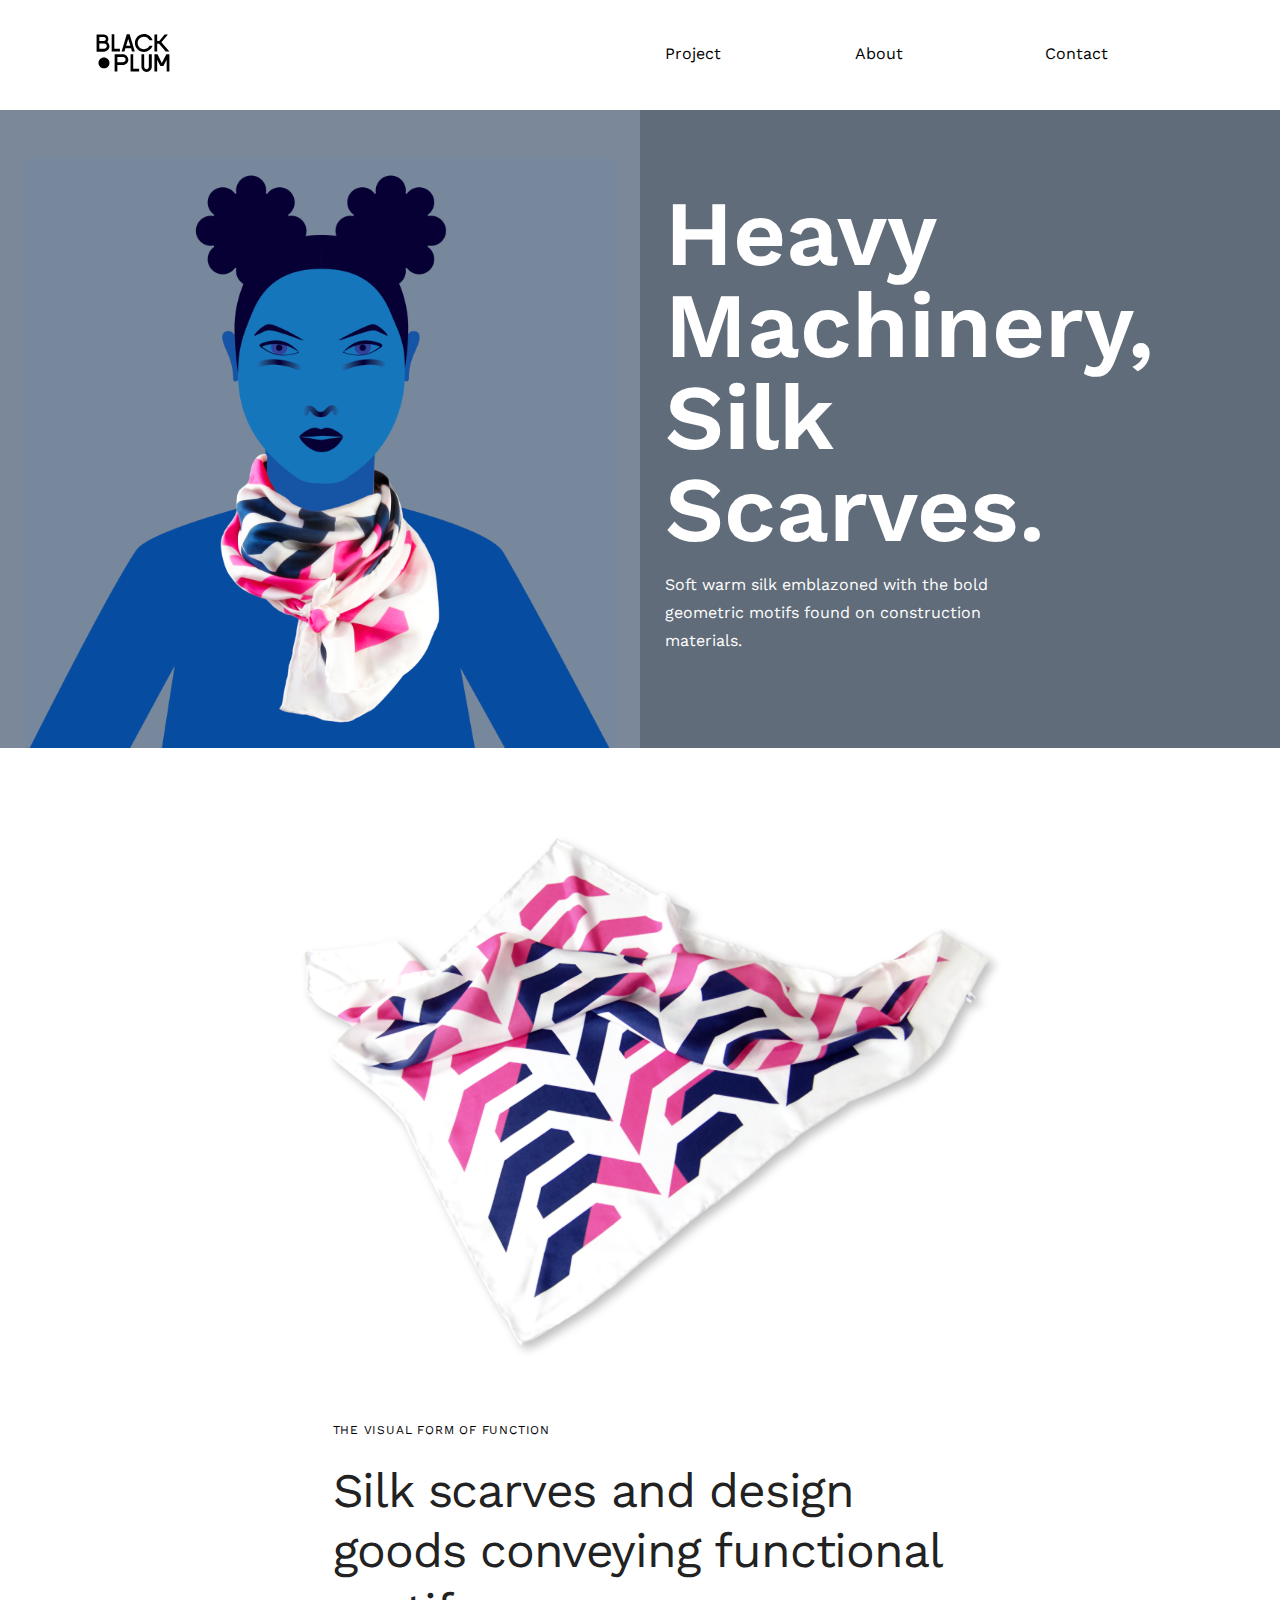
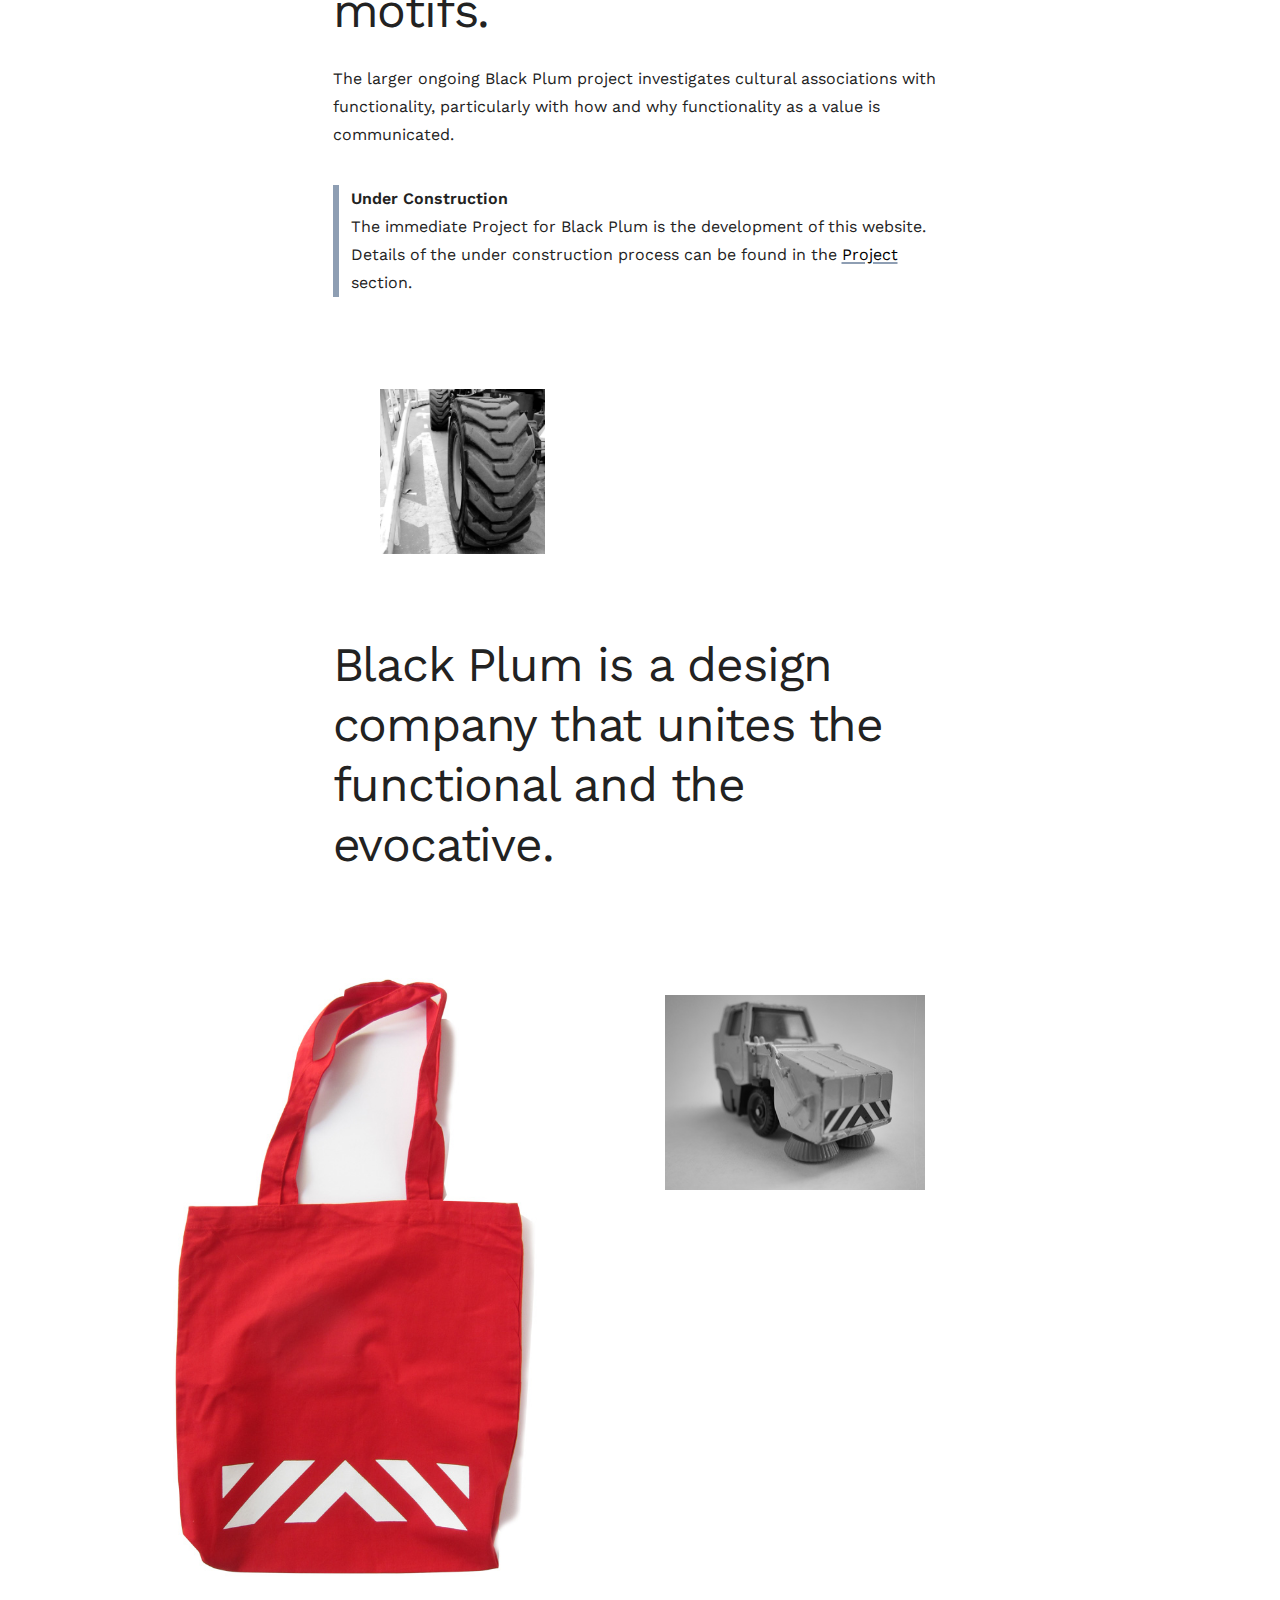
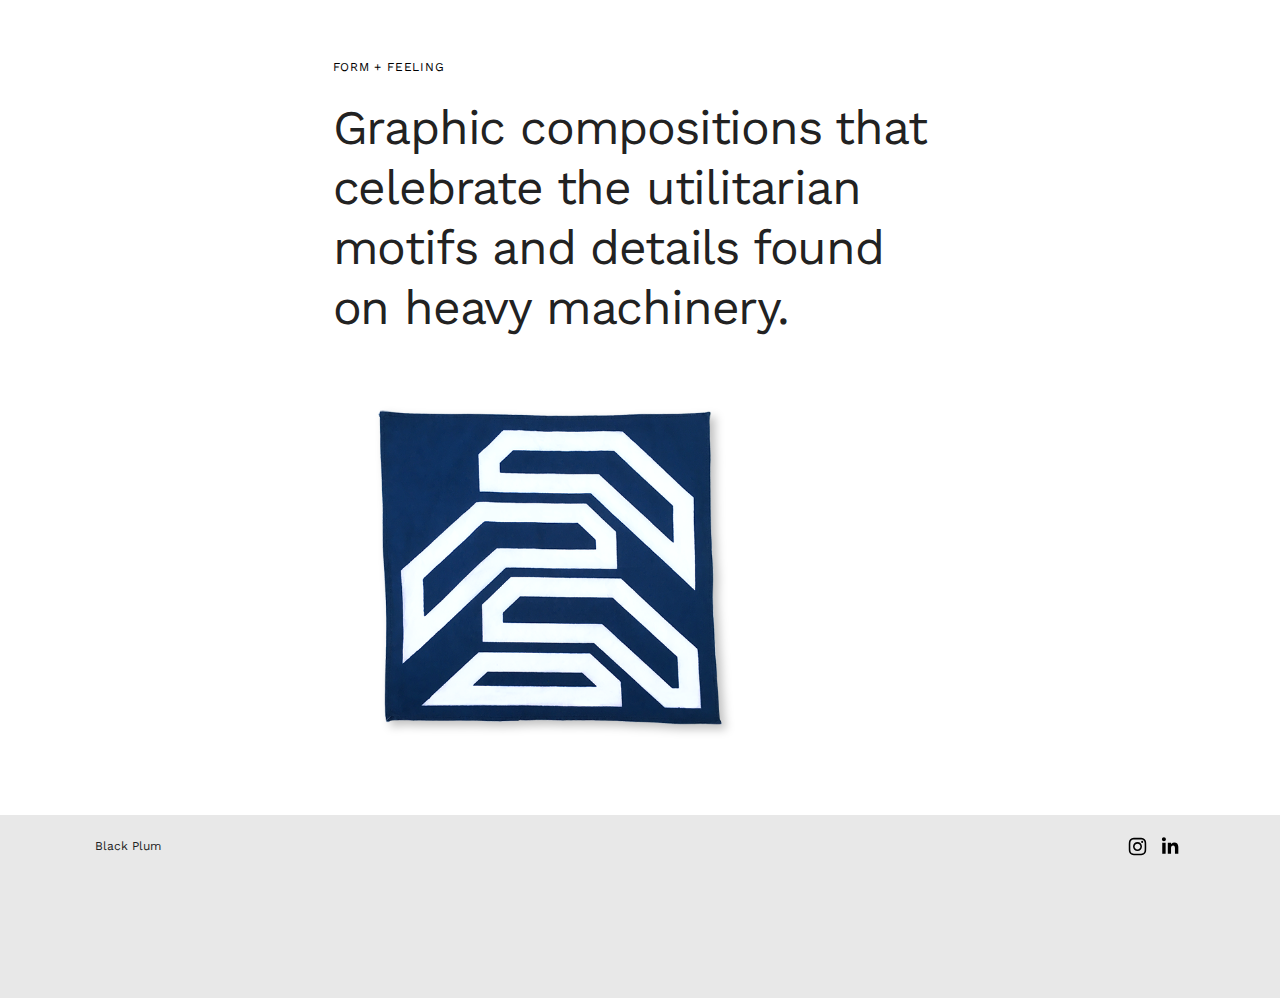
<file: index.html>
<!DOCTYPE html>
<html lang="en">
<head>

  <!-- Basic Page Needs
  –––––––––––––––––––––––––––––––––––––––––––––––––– -->
  <meta charset="utf-8">
  <title>Black Plum</title>
  <meta name="description" content="Black Plum Scarves">
  <meta name="author" content="Trent Williams">

  <!-- Mobile Specific Metas
  –––––––––––––––––––––––––––––––––––––––––––––––––– -->
  <meta name="viewport" content="width=device-width, initial-scale=1">

  <!-- CSS
  –––––––––––––––––––––––––––––––––––––––––––––––––– -->
  <link rel="stylesheet" href="css/normalize.css">
  <link rel="stylesheet" href="css/bootstrap-grid.css">
  <link rel="stylesheet" type="text/css" href="css/blackplum.css"/>

  <!-- Favicon
  –––––––––––––––––––––––––––––––––––––––––––––––––– -->
  <link rel="icon" type="image/png" href="images/favicon.png">

  <!-- Javascript
  –––––––––––––––––––––––––––––––––––––––––––––––––– -->
  <script src="js/blackplum.js"></script>

</head>
<body>

  <!-- Topnav
  –––––––––––––––––––––––––––––––––––––––––––––––––– -->
  <div id="mySidenav" class="sidenav">
    <a href="javascript:void(0)" class="closebtn" onclick="closeNav()" aria-label="Close Menu">&times;</a>
    <h5>
    <a href="project.html">Project</a>
    <a href="about.html">About</a>
    <a href="contact.html">Contact</a>
    </h5>
  </div>

<div class="container">

    <div class="row">
      <div class="col-6 logo">
        <a href="index.html"><img src="images/BlackPlum_logo.svg" alt="Black Plum Logo"></a>
      </div>
      <div class="col-2 topnav">
        <a href="project.html">Project</a>
      </div>
      <div class="col-2 topnav">
        <a href="about.html">About</a>
      </div>
        <div class="col-2 topnav">
        <a href="contact.html">Contact</a>
      </div>
      <div class="col hamburger">
        <span class="openbtn" onclick="openNav()" aria-label="Open Menu">&#9776;</span>
      </div>
    </div>
</div>
    <!-- Page Layout
    –––––––––––––––––––––––––––––––––––––––––––––––––– -->
<div class="container-fluid">
    <div class="row bgcolor"  style="display: flex;
  align-items: center">
      <div class="col-lg-6 bgcolor-lt pt-5" style=" display: flex;
    align-items: flex-end;">
        <img src="images/BP_Scarves_Hero.png" class="u-max-full-width" alt="Black Plum Scarves">
      </div>
      <div class="col-lg-4 bgcolor pt-4 pb-3">
        <p class="super_title kotype" style="margin-top: 1rem">
          <strong>
          Heavy Machinery, Silk Scarves.
        </strong>
      </p>
      <p class="kotype pb-4">Soft warm silk emblazoned with the bold geometric motifs found on construction materials.</p>
      </div>
      <div class="col-lg-2"></div>
  </div>
</div>
<div class="container">
  <div class="row">
    <div class="col-lg-2">
        <p>
    </div>
    <div class="col-lg-8 pt-4 pb-3 pb-xl-5 pt-xl-5">
    <img src="images/BP_Scarves_Tread_B.png" class="u-max-full-width drop-shadow" alt="Tread Pattern Scarf">
  </div>
  <div class="col-lg-2">
      <p>
  </div>
</div>


    <div class="row">
      <div class="col-lg">
      <p>
      </div>
      <div class="col-lg-7">
        <p class="eyebrow" >
          The visual form of function
        </p>
      <h2>Silk scarves and design goods conveying functional motifs.
      </h2>
      <p>The larger ongoing Black Plum project investigates cultural associations with functionality, particularly with how and why functionality as a value is communicated.
      </p>
      <aside>
        <strong>Under Construction</strong><br>
        The immediate Project for Black Plum is  the development of this website. Details of the under construction process can be found in the <a href="project.html" class="bluerule">Project</a> section.
      </aside>
    </div>
      <div class="col-lg">
      <p>
    </div>
  </div>

    <div class="row pt-4 pb-4">
      <div class="col-lg-3">
          <p>
      </div>
      <div class="col-lg-4 pt-xl-5 pb-xl-4">
      <img src="images/BP_Scarves_Tire.png" class="u-max-half-width">
      </div>
      <div class="col-lg-5">
      <p>
      </div>
  </div>



  <div class="row pb-4 ">
    <div class="col-lg">
    <p>
    </div>
    <div class="col-lg-7  pt-xl-4 pb-xl-4">
      <h2>
      Black Plum
      is a design company that unites the functional and the evocative.
    </h2>
  </div>
    <div class="col-lg">
    <p>
    </div>
  </div>


  <div class="row">
    <div class="col-lg-6">
      <img src="images/BP_Scarves_Tote.jpg" class="u-max-full-width" alt="Tread Pattern Scarf">
  </div>
  <div class="col-lg-6 pt-5 pb-4">
    <img src="images/BP_Scarves_StreetSweep.jpg" class="u-max-half-width" alt="Tread Pattern Scarf">
  </div>
</div>


  <div class="row pb-3" >
    <div class="col-lg">
    <p>
    </div>
    <div class="col-lg-7 pt-4 pt-xl-5 pb-xl-4">
      <p class="eyebrow" >
        Form + Feeling
      </p>
      <h2  style="margin-bottom: 0%">
  Graphic compositions that celebrate the utilitarian motifs and details found on heavy machinery.
</h2>
  </div>
    <div class="col-lg">
    <p>
    </div>
  </div>

  <div class="row pb-5">
    <div class="col-lg-3">
        <p>
    </div>
    <div class="col-lg-4 p-0">
    <img src="images/BP_Scarves_TreadSmall.png" class="u-max-full-width drop-shadow">
    </div>
    <div class="col-lg-5">
        <p>
    </div>
  </div>

</div>

<!-- Footer
–––––––––––––––––––––––––––––––––––––––––––––––––– -->

<div class="container-fluid bg-foot" >
    <div class="row">
        <div class="container pt-3" style="padding-bottom:10%">
            <div class="row">
              <div class="col"><small>Black Plum</small>
              </div>
              <div class="col" style="text-align:right">
            <a href="https://www.instagram.com/black_plum_design" title="Instagram">
<?xml version="1.0" encoding="UTF-8" standalone="no"?>
  <svg xmlns="http://www.w3.org/2000/svg" x="0px" y="0px" width="25" height="25" viewBox="0 40 512 512">
  	<path
  		style="fill:#000000"
      d='M256 109.3c47.8 0 53.4 0.2 72.3 1 17.4 0.8 26.9 3.7 33.2 6.2 8.4 3.2 14.3 7.1 20.6 13.4 6.3 6.3 10.1 12.2 13.4 20.6 2.5 6.3 5.4 15.8 6.2 33.2 0.9 18.9 1 24.5 1 72.3s-0.2 53.4-1 72.3c-0.8 17.4-3.7 26.9-6.2 33.2 -3.2 8.4-7.1 14.3-13.4 20.6 -6.3 6.3-12.2 10.1-20.6 13.4 -6.3 2.5-15.8 5.4-33.2 6.2 -18.9 0.9-24.5 1-72.3 1s-53.4-0.2-72.3-1c-17.4-0.8-26.9-3.7-33.2-6.2 -8.4-3.2-14.3-7.1-20.6-13.4 -6.3-6.3-10.1-12.2-13.4-20.6 -2.5-6.3-5.4-15.8-6.2-33.2 -0.9-18.9-1-24.5-1-72.3s0.2-53.4 1-72.3c0.8-17.4 3.7-26.9 6.2-33.2 3.2-8.4 7.1-14.3 13.4-20.6 6.3-6.3 12.2-10.1 20.6-13.4 6.3-2.5 15.8-5.4 33.2-6.2C202.6 109.5 208.2 109.3 256 109.3M256 77.1c-48.6 0-54.7 0.2-73.8 1.1 -19 0.9-32.1 3.9-43.4 8.3 -11.8 4.6-21.7 10.7-31.7 20.6 -9.9 9.9-16.1 19.9-20.6 31.7 -4.4 11.4-7.4 24.4-8.3 43.4 -0.9 19.1-1.1 25.2-1.1 73.8 0 48.6 0.2 54.7 1.1 73.8 0.9 19 3.9 32.1 8.3 43.4 4.6 11.8 10.7 21.7 20.6 31.7 9.9 9.9 19.9 16.1 31.7 20.6 11.4 4.4 24.4 7.4 43.4 8.3 19.1 0.9 25.2 1.1 73.8 1.1s54.7-0.2 73.8-1.1c19-0.9 32.1-3.9 43.4-8.3 11.8-4.6 21.7-10.7 31.7-20.6 9.9-9.9 16.1-19.9 20.6-31.7 4.4-11.4 7.4-24.4 8.3-43.4 0.9-19.1 1.1-25.2 1.1-73.8s-0.2-54.7-1.1-73.8c-0.9-19-3.9-32.1-8.3-43.4 -4.6-11.8-10.7-21.7-20.6-31.7 -9.9-9.9-19.9-16.1-31.7-20.6 -11.4-4.4-24.4-7.4-43.4-8.3C310.7 77.3 304.6 77.1 256 77.1L256 77.1z'/>
      <path
        style="fill:#000000"
        d='M256 164.1c-50.7 0-91.9 41.1-91.9 91.9s41.1 91.9 91.9 91.9 91.9-41.1 91.9-91.9S306.7 164.1 256 164.1zM256 315.6c-32.9 0-59.6-26.7-59.6-59.6s26.7-59.6 59.6-59.6 59.6 26.7 59.6 59.6S288.9 315.6 256 315.6z'/>
        <circle
        style="fill:#000000"
        cx='351.5' cy='160.5' r='21.5'/>
</a>


<a href="http://www.linkedin.com/in/willmstrent" title="LinkedIn">
<?xml version="1.0" encoding="UTF-8" standalone="no"?>
<svg xmlns="http://www.w3.org/2000/svg" x="0px" y="0px" width="30" height="30" viewBox="0 0 512 512">
  <path
    style="fill:#000000" d='M186.4 142.4c0 19-15.3 34.5-34.2 34.5 -18.9 0-34.2-15.4-34.2-34.5 0-19 15.3-34.5 34.2-34.5C171.1 107.9 186.4 123.4 186.4 142.4zM181.4 201.3h-57.8V388.1h57.8V201.3zM273.8 201.3h-55.4V388.1h55.4c0 0 0-69.3 0-98 0-26.3 12.1-41.9 35.2-41.9 21.3 0 31.5 15 31.5 41.9 0 26.9 0 98 0 98h57.5c0 0 0-68.2 0-118.3 0-50-28.3-74.2-68-74.2 -39.6 0-56.3 30.9-56.3 30.9v-25.2H273.8z'/>
</a>
</div>
          </div>
        </div>
    </div>
</div>


<!-- End Document
  –––––––––––––––––––––––––––––––––––––––––––––––––– -->
</body>
</html>
</file>
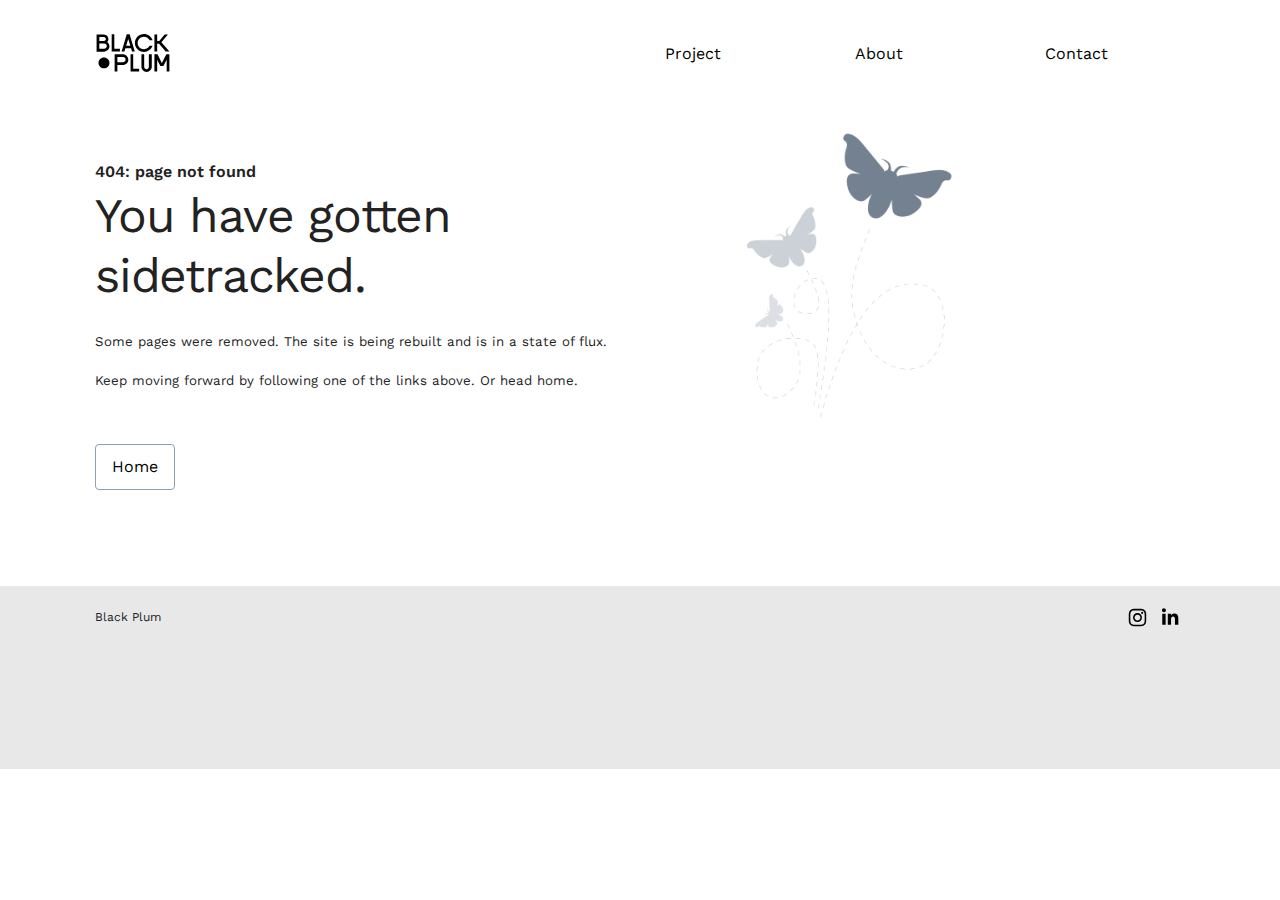
<file: 404_page.html>
<!DOCTYPE html>
<html lang="en">
<head>

  <!-- Basic Page Needs
  –––––––––––––––––––––––––––––––––––––––––––––––––– -->
  <meta charset="utf-8">
  <title>Black Plum</title>
  <meta name="description" content="Black Plum Scarves">
  <meta name="author" content="Trent Williams">

  <!-- Mobile Specific Metas
  –––––––––––––––––––––––––––––––––––––––––––––––––– -->
  <meta name="viewport" content="width=device-width, initial-scale=1">

  <!-- CSS
  –––––––––––––––––––––––––––––––––––––––––––––––––– -->
  <link rel="stylesheet" href="css/normalize.css">
  <link rel="stylesheet" href="css/bootstrap-grid.css">
  <link rel="stylesheet" type="text/css" href="css/blackplum.css"/>

  <!-- Favicon
  –––––––––––––––––––––––––––––––––––––––––––––––––– -->
  <link rel="icon" type="image/png" href="images/favicon.png">

  <!-- Javascript
  –––––––––––––––––––––––––––––––––––––––––––––––––– -->
  <script src="js/blackplum.js"></script>

</head>
<body>

  <!-- Topnav
  –––––––––––––––––––––––––––––––––––––––––––––––––– -->
  <div id="mySidenav" class="sidenav">
    <a href="javascript:void(0)" class="closebtn" onclick="closeNav()" aria-label="Close Menu">&times;</a>
    <h5>
    <a href="project.html">Project</a>
    <a href="about.html">About</a>
    <a href="contact.html">Contact</a>
    </h5>
  </div>

<div class="container">

    <div class="row">
      <div class="col-6 logo">
        <a href="index.html"><img src="images/BlackPlum_logo.svg" alt="Black Plum Logo"></a>
      </div>
      <div class="col-2 topnav">
        <a href="project.html">Project</a>
      </div>
      <div class="col-2 topnav">
        <a href="about.html">About</a>
      </div>
        <div class="col-2 topnav">
        <a href="contact.html">Contact</a>
      </div>
      <div class="col hamburger">
        <span class="openbtn" onclick="openNav()" aria-label="Open Menu">&#9776;</span>
      </div>
    </div>

    <!-- Page Layout
    –––––––––––––––––––––––––––––––––––––––––––––––––– -->



    <div class="row pb-5">
      <div class="col-lg-6 pt-5 pb-5">
      <p style="margin-bottom: 0%"><strong>404: page not found</strong>
      </p>
        <h2> You have gotten sidetracked.</h2></p><h5> Some pages were removed. The site is being rebuilt and is in a state of flux. </p><p>Keep moving forward by following one of the links above. Or head home.</p></h5><br>
        <div class="buttonlink"><a href="index.html">Home</a></div>
    </div>
      <div class="col-lg-4">
      <img src="images/BP_Scarves_Error.png" class="u-max-full-width" alt="Moths Flying">
      </div>
      <div class="col-lg-2"><br>
      </div>
    </div>











</div>

<!-- Footer
–––––––––––––––––––––––––––––––––––––––––––––––––– -->

<div class="container-fluid bg-foot" >
    <div class="row">
        <div class="container pt-3" style="padding-bottom:10%">
            <div class="row">
              <div class="col"><small>Black Plum</small>
              </div>
              <div class="col" style="text-align:right">
            <a href="https://www.instagram.com/black_plum_design" title="Instagram">
<?xml version="1.0" encoding="UTF-8" standalone="no"?>
  <svg xmlns="http://www.w3.org/2000/svg" x="0px" y="0px" width="25" height="25" viewBox="0 40 512 512">
  	<path
  		style="fill:#000000"
      d='M256 109.3c47.8 0 53.4 0.2 72.3 1 17.4 0.8 26.9 3.7 33.2 6.2 8.4 3.2 14.3 7.1 20.6 13.4 6.3 6.3 10.1 12.2 13.4 20.6 2.5 6.3 5.4 15.8 6.2 33.2 0.9 18.9 1 24.5 1 72.3s-0.2 53.4-1 72.3c-0.8 17.4-3.7 26.9-6.2 33.2 -3.2 8.4-7.1 14.3-13.4 20.6 -6.3 6.3-12.2 10.1-20.6 13.4 -6.3 2.5-15.8 5.4-33.2 6.2 -18.9 0.9-24.5 1-72.3 1s-53.4-0.2-72.3-1c-17.4-0.8-26.9-3.7-33.2-6.2 -8.4-3.2-14.3-7.1-20.6-13.4 -6.3-6.3-10.1-12.2-13.4-20.6 -2.5-6.3-5.4-15.8-6.2-33.2 -0.9-18.9-1-24.5-1-72.3s0.2-53.4 1-72.3c0.8-17.4 3.7-26.9 6.2-33.2 3.2-8.4 7.1-14.3 13.4-20.6 6.3-6.3 12.2-10.1 20.6-13.4 6.3-2.5 15.8-5.4 33.2-6.2C202.6 109.5 208.2 109.3 256 109.3M256 77.1c-48.6 0-54.7 0.2-73.8 1.1 -19 0.9-32.1 3.9-43.4 8.3 -11.8 4.6-21.7 10.7-31.7 20.6 -9.9 9.9-16.1 19.9-20.6 31.7 -4.4 11.4-7.4 24.4-8.3 43.4 -0.9 19.1-1.1 25.2-1.1 73.8 0 48.6 0.2 54.7 1.1 73.8 0.9 19 3.9 32.1 8.3 43.4 4.6 11.8 10.7 21.7 20.6 31.7 9.9 9.9 19.9 16.1 31.7 20.6 11.4 4.4 24.4 7.4 43.4 8.3 19.1 0.9 25.2 1.1 73.8 1.1s54.7-0.2 73.8-1.1c19-0.9 32.1-3.9 43.4-8.3 11.8-4.6 21.7-10.7 31.7-20.6 9.9-9.9 16.1-19.9 20.6-31.7 4.4-11.4 7.4-24.4 8.3-43.4 0.9-19.1 1.1-25.2 1.1-73.8s-0.2-54.7-1.1-73.8c-0.9-19-3.9-32.1-8.3-43.4 -4.6-11.8-10.7-21.7-20.6-31.7 -9.9-9.9-19.9-16.1-31.7-20.6 -11.4-4.4-24.4-7.4-43.4-8.3C310.7 77.3 304.6 77.1 256 77.1L256 77.1z'/>
      <path
        style="fill:#000000"
        d='M256 164.1c-50.7 0-91.9 41.1-91.9 91.9s41.1 91.9 91.9 91.9 91.9-41.1 91.9-91.9S306.7 164.1 256 164.1zM256 315.6c-32.9 0-59.6-26.7-59.6-59.6s26.7-59.6 59.6-59.6 59.6 26.7 59.6 59.6S288.9 315.6 256 315.6z'/>
        <circle
        style="fill:#000000"
        cx='351.5' cy='160.5' r='21.5'/>
</a>


<a href="http://www.linkedin.com/in/willmstrent" title="LinkedIn">
<?xml version="1.0" encoding="UTF-8" standalone="no"?>
<svg xmlns="http://www.w3.org/2000/svg" x="0px" y="0px" width="30" height="30" viewBox="0 0 512 512">
  <path
    style="fill:#000000" d='M186.4 142.4c0 19-15.3 34.5-34.2 34.5 -18.9 0-34.2-15.4-34.2-34.5 0-19 15.3-34.5 34.2-34.5C171.1 107.9 186.4 123.4 186.4 142.4zM181.4 201.3h-57.8V388.1h57.8V201.3zM273.8 201.3h-55.4V388.1h55.4c0 0 0-69.3 0-98 0-26.3 12.1-41.9 35.2-41.9 21.3 0 31.5 15 31.5 41.9 0 26.9 0 98 0 98h57.5c0 0 0-68.2 0-118.3 0-50-28.3-74.2-68-74.2 -39.6 0-56.3 30.9-56.3 30.9v-25.2H273.8z'/>
</a>
</div>
          </div>
        </div>
    </div>
</div>


<!-- End Document
  –––––––––––––––––––––––––––––––––––––––––––––––––– -->
</body>
</html>
</file>
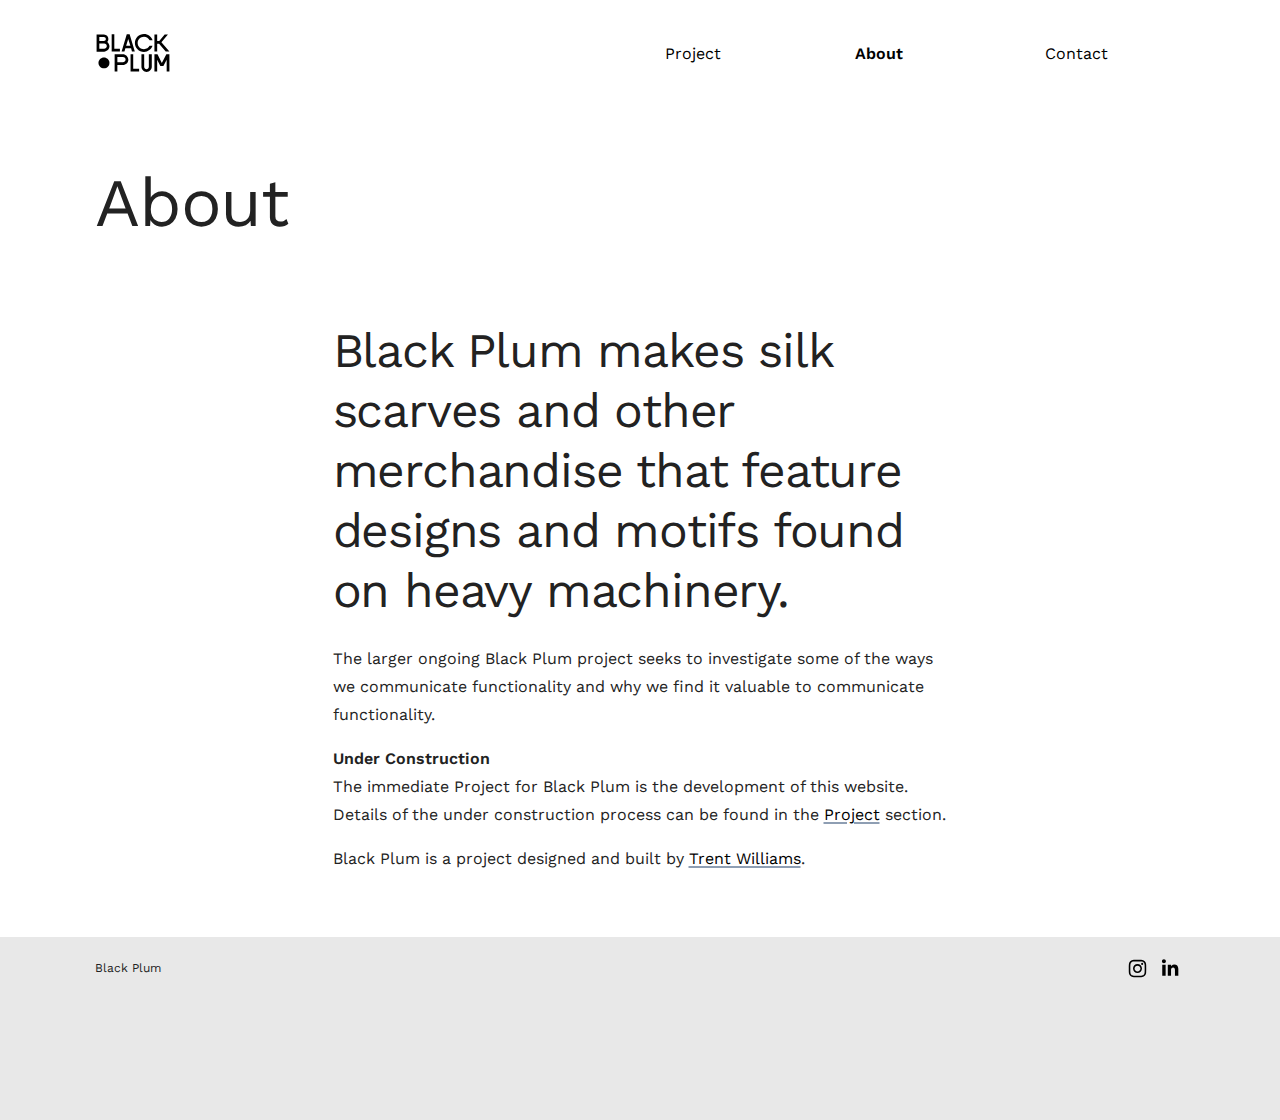
<file: about.html>
<!DOCTYPE html>
<html lang="en">
<head>

  <!-- Basic Page Needs
  –––––––––––––––––––––––––––––––––––––––––––––––––– -->
  <meta charset="utf-8">
  <title>Black Plum</title>
  <meta name="description" content="Black Plum Scarves">
  <meta name="author" content="Trent Williams">

  <!-- Mobile Specific Metas
  –––––––––––––––––––––––––––––––––––––––––––––––––– -->
  <meta name="viewport" content="width=device-width, initial-scale=1">

  <!-- CSS
  –––––––––––––––––––––––––––––––––––––––––––––––––– -->
  <link rel="stylesheet" href="css/normalize.css">
  <link rel="stylesheet" href="css/bootstrap-grid.css">
  <link rel="stylesheet" type="text/css" href="css/blackplum.css"/>

  <!-- Favicon
  –––––––––––––––––––––––––––––––––––––––––––––––––– -->
  <link rel="icon" type="image/png" href="images/favicon.png">

  <!-- Javascript
  –––––––––––––––––––––––––––––––––––––––––––––––––– -->
  <script src="js/blackplum.js"></script>

</head>
<body>

  <!-- Topnav
  –––––––––––––––––––––––––––––––––––––––––––––––––– -->
  <div id="mySidenav" class="sidenav">
    <a href="javascript:void(0)" class="closebtn" onclick="closeNav()" aria-label="Close Menu">&times;</a>
    <h5>
    <a href="project.html">Project</a>
    <a href="about.html"><strong>About</strong></a>
    <a href="contact.html">Contact</a>
    </h5>
  </div>

<div class="container">

    <div class="row">
      <div class="col-6 logo">
        <a href="index.html"><img src="images/BlackPlum_logo.svg" alt="Black Plum Logo"></a>
      </div>
      <div class="col-2 topnav">
        <a href="project.html">Project</a>
      </div>
      <div class="col-2 topnav">
        <a href="about.html"><strong>About</strong></a>
      </div>
        <div class="col-2 topnav">
        <a href="contact.html">Contact</a>
      </div>
      <div class="col hamburger">
        <span class="openbtn" onclick="openNav()" aria-label="Open Menu">&#9776;</span>
      </div>
    </div>

    <!-- Page Layout
    –––––––––––––––––––––––––––––––––––––––––––––––––– -->

    <div class="row">
      <div class="col-lg-6 pt-5">
        <h1>About</h1>
      </div>
      <div class="col-lg-6">
        <br>
      </div>
  </div>

    <div class="row pb-5">
      <div class="col-lg">
      <br>
      </div>
      <div class="col-lg-7 pt-5">
      <h2>Black Plum makes silk scarves and other merchandise that feature designs and motifs found on heavy machinery.
      </h2>
      <p>The larger ongoing Black Plum project seeks to investigate some of the ways we communicate functionality and why we find it valuable to communicate functionality.
      </p>
      <p style="margin-top:1em">
        <p><strong>Under Construction</strong><br>
        The immediate Project for Black Plum is  the development of this website. Details of the under construction process can be found in the <a href="project.html" class="bluerule">Project</a> section.</p>
      <p style="margin-top:1em">Black Plum is a project designed and built by <a href="https://www.blkplm.com" class="bluerule">Trent Williams</a>.</p>
    </div>
      <div class="col-lg">
      <br>
      </div>
    </div>











</div>

<!-- Footer
–––––––––––––––––––––––––––––––––––––––––––––––––– -->

<div class="container-fluid bg-foot" >
    <div class="row">
        <div class="container pt-3" style="padding-bottom:10%">
            <div class="row">
              <div class="col"><small>Black Plum</small>
              </div>
              <div class="col" style="text-align:right">
            <a href="https://www.instagram.com/black_plum_design" title="Instagram">
<?xml version="1.0" encoding="UTF-8" standalone="no"?>
  <svg xmlns="http://www.w3.org/2000/svg" x="0px" y="0px" width="25" height="25" viewBox="0 40 512 512">
  	<path
  		style="fill:#000000"
      d='M256 109.3c47.8 0 53.4 0.2 72.3 1 17.4 0.8 26.9 3.7 33.2 6.2 8.4 3.2 14.3 7.1 20.6 13.4 6.3 6.3 10.1 12.2 13.4 20.6 2.5 6.3 5.4 15.8 6.2 33.2 0.9 18.9 1 24.5 1 72.3s-0.2 53.4-1 72.3c-0.8 17.4-3.7 26.9-6.2 33.2 -3.2 8.4-7.1 14.3-13.4 20.6 -6.3 6.3-12.2 10.1-20.6 13.4 -6.3 2.5-15.8 5.4-33.2 6.2 -18.9 0.9-24.5 1-72.3 1s-53.4-0.2-72.3-1c-17.4-0.8-26.9-3.7-33.2-6.2 -8.4-3.2-14.3-7.1-20.6-13.4 -6.3-6.3-10.1-12.2-13.4-20.6 -2.5-6.3-5.4-15.8-6.2-33.2 -0.9-18.9-1-24.5-1-72.3s0.2-53.4 1-72.3c0.8-17.4 3.7-26.9 6.2-33.2 3.2-8.4 7.1-14.3 13.4-20.6 6.3-6.3 12.2-10.1 20.6-13.4 6.3-2.5 15.8-5.4 33.2-6.2C202.6 109.5 208.2 109.3 256 109.3M256 77.1c-48.6 0-54.7 0.2-73.8 1.1 -19 0.9-32.1 3.9-43.4 8.3 -11.8 4.6-21.7 10.7-31.7 20.6 -9.9 9.9-16.1 19.9-20.6 31.7 -4.4 11.4-7.4 24.4-8.3 43.4 -0.9 19.1-1.1 25.2-1.1 73.8 0 48.6 0.2 54.7 1.1 73.8 0.9 19 3.9 32.1 8.3 43.4 4.6 11.8 10.7 21.7 20.6 31.7 9.9 9.9 19.9 16.1 31.7 20.6 11.4 4.4 24.4 7.4 43.4 8.3 19.1 0.9 25.2 1.1 73.8 1.1s54.7-0.2 73.8-1.1c19-0.9 32.1-3.9 43.4-8.3 11.8-4.6 21.7-10.7 31.7-20.6 9.9-9.9 16.1-19.9 20.6-31.7 4.4-11.4 7.4-24.4 8.3-43.4 0.9-19.1 1.1-25.2 1.1-73.8s-0.2-54.7-1.1-73.8c-0.9-19-3.9-32.1-8.3-43.4 -4.6-11.8-10.7-21.7-20.6-31.7 -9.9-9.9-19.9-16.1-31.7-20.6 -11.4-4.4-24.4-7.4-43.4-8.3C310.7 77.3 304.6 77.1 256 77.1L256 77.1z'/>
      <path
        style="fill:#000000"
        d='M256 164.1c-50.7 0-91.9 41.1-91.9 91.9s41.1 91.9 91.9 91.9 91.9-41.1 91.9-91.9S306.7 164.1 256 164.1zM256 315.6c-32.9 0-59.6-26.7-59.6-59.6s26.7-59.6 59.6-59.6 59.6 26.7 59.6 59.6S288.9 315.6 256 315.6z'/>
        <circle
        style="fill:#000000"
        cx='351.5' cy='160.5' r='21.5'/>
</a>


<a href="http://www.linkedin.com/in/willmstrent" title="LinkedIn">
<?xml version="1.0" encoding="UTF-8" standalone="no"?>
<svg xmlns="http://www.w3.org/2000/svg" x="0px" y="0px" width="30" height="30" viewBox="0 0 512 512">
  <path
    style="fill:#000000" d='M186.4 142.4c0 19-15.3 34.5-34.2 34.5 -18.9 0-34.2-15.4-34.2-34.5 0-19 15.3-34.5 34.2-34.5C171.1 107.9 186.4 123.4 186.4 142.4zM181.4 201.3h-57.8V388.1h57.8V201.3zM273.8 201.3h-55.4V388.1h55.4c0 0 0-69.3 0-98 0-26.3 12.1-41.9 35.2-41.9 21.3 0 31.5 15 31.5 41.9 0 26.9 0 98 0 98h57.5c0 0 0-68.2 0-118.3 0-50-28.3-74.2-68-74.2 -39.6 0-56.3 30.9-56.3 30.9v-25.2H273.8z'/>
</a>
</div>
          </div>
        </div>
    </div>
</div>


<!-- End Document
  –––––––––––––––––––––––––––––––––––––––––––––––––– -->
</body>
</html>
</file>
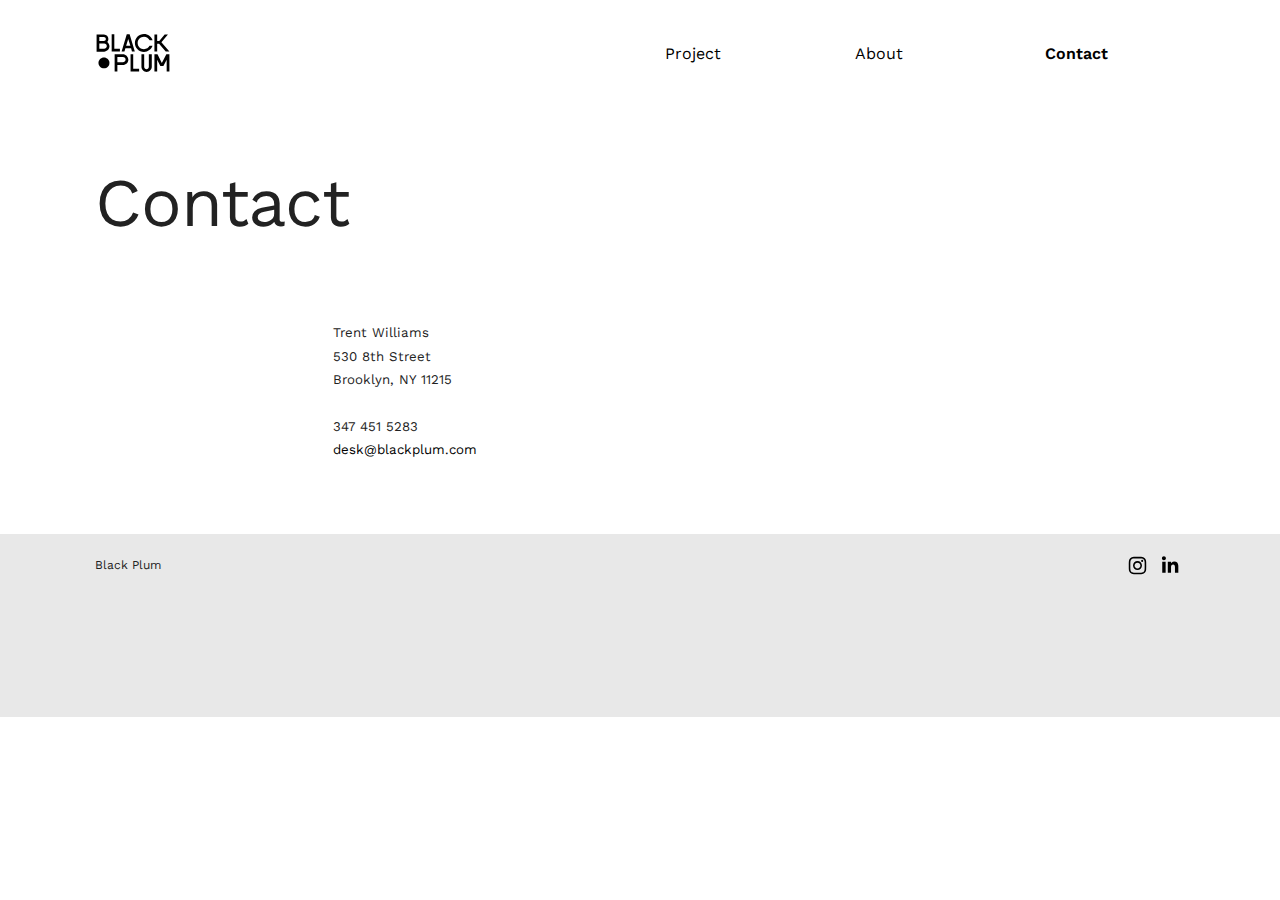
<file: contact.html>
<!DOCTYPE html>
<html lang="en">
<head>

  <!-- Basic Page Needs
  –––––––––––––––––––––––––––––––––––––––––––––––––– -->
  <meta charset="utf-8">
  <title>Black Plum</title>
  <meta name="description" content="Black Plum Scarves">
  <meta name="author" content="Trent Williams">

  <!-- Mobile Specific Metas
  –––––––––––––––––––––––––––––––––––––––––––––––––– -->
  <meta name="viewport" content="width=device-width, initial-scale=1">

  <!-- CSS
  –––––––––––––––––––––––––––––––––––––––––––––––––– -->
  <link rel="stylesheet" href="css/normalize.css">
  <link rel="stylesheet" href="css/bootstrap-grid.css">
  <link rel="stylesheet" type="text/css" href="css/blackplum.css"/>

  <!-- Favicon
  –––––––––––––––––––––––––––––––––––––––––––––––––– -->
  <link rel="icon" type="image/png" href="images/favicon.png">

  <!-- Javascript
  –––––––––––––––––––––––––––––––––––––––––––––––––– -->
  <script src="js/blackplum.js"></script>

</head>
<body>

  <!-- Topnav
  –––––––––––––––––––––––––––––––––––––––––––––––––– -->
  <div id="mySidenav" class="sidenav">
    <a href="javascript:void(0)" class="closebtn" onclick="closeNav()" aria-label="Close Menu">&times;</a>
    <h5>
    <a href="project.html">Project</a>
    <a href="about.html">About</a>
    <a href="contact.html"><strong>Contact</strong></a>
    </h5>
  </div>

<div class="container">

    <div class="row">
      <div class="col-6 logo">
        <a href="index.html"><img src="images/BlackPlum_logo.svg" alt="Black Plum Logo"></a>
      </div>
      <div class="col-2 topnav">
        <a href="project.html">Project</a>
      </div>
      <div class="col-2 topnav">
        <a href="about.html">About</a>
      </div>
        <div class="col-2 topnav">
        <a href="contact.html"><strong>Contact</strong></a>
      </div>
      <div class="col hamburger">
        <span class="openbtn" onclick="openNav()" aria-label="Open Menu">&#9776;</span>
      </div>
    </div>

    <!-- Page Layout
    –––––––––––––––––––––––––––––––––––––––––––––––––– -->

    <div class="row">
      <div class="col-lg-6 pt-5">
        <h1>Contact</h1>
      </div>
      <div class="col-lg-6">
        <br>
      </div>
  </div>

    <div class="row pb-5">
      <div class="col-lg">
      <br>
      </div>
      <div class="col-lg-7 pt-5">

      <h5><p>Trent Williams<br>530 8th Street<br>Brooklyn, NY 11215
      </p></h5><p>
        <h5>347 451 5283<br><a href="mailto:desk@blackplum.com">desk@blackplum.com</a></h5></p>
    </div>
      <div class="col-lg">
      <br>
      </div>
    </div>











</div>

<!-- Footer
–––––––––––––––––––––––––––––––––––––––––––––––––– -->

<div class="container-fluid bg-foot" >
    <div class="row">
        <div class="container pt-3" style="padding-bottom:10%">
            <div class="row">
              <div class="col"><small>Black Plum</small>
              </div>
              <div class="col" style="text-align:right">
            <a href="https://www.instagram.com/black_plum_design" title="Instagram">
<?xml version="1.0" encoding="UTF-8" standalone="no"?>
  <svg xmlns="http://www.w3.org/2000/svg" x="0px" y="0px" width="25" height="25" viewBox="0 40 512 512">
  	<path
  		style="fill:#000000"
      d='M256 109.3c47.8 0 53.4 0.2 72.3 1 17.4 0.8 26.9 3.7 33.2 6.2 8.4 3.2 14.3 7.1 20.6 13.4 6.3 6.3 10.1 12.2 13.4 20.6 2.5 6.3 5.4 15.8 6.2 33.2 0.9 18.9 1 24.5 1 72.3s-0.2 53.4-1 72.3c-0.8 17.4-3.7 26.9-6.2 33.2 -3.2 8.4-7.1 14.3-13.4 20.6 -6.3 6.3-12.2 10.1-20.6 13.4 -6.3 2.5-15.8 5.4-33.2 6.2 -18.9 0.9-24.5 1-72.3 1s-53.4-0.2-72.3-1c-17.4-0.8-26.9-3.7-33.2-6.2 -8.4-3.2-14.3-7.1-20.6-13.4 -6.3-6.3-10.1-12.2-13.4-20.6 -2.5-6.3-5.4-15.8-6.2-33.2 -0.9-18.9-1-24.5-1-72.3s0.2-53.4 1-72.3c0.8-17.4 3.7-26.9 6.2-33.2 3.2-8.4 7.1-14.3 13.4-20.6 6.3-6.3 12.2-10.1 20.6-13.4 6.3-2.5 15.8-5.4 33.2-6.2C202.6 109.5 208.2 109.3 256 109.3M256 77.1c-48.6 0-54.7 0.2-73.8 1.1 -19 0.9-32.1 3.9-43.4 8.3 -11.8 4.6-21.7 10.7-31.7 20.6 -9.9 9.9-16.1 19.9-20.6 31.7 -4.4 11.4-7.4 24.4-8.3 43.4 -0.9 19.1-1.1 25.2-1.1 73.8 0 48.6 0.2 54.7 1.1 73.8 0.9 19 3.9 32.1 8.3 43.4 4.6 11.8 10.7 21.7 20.6 31.7 9.9 9.9 19.9 16.1 31.7 20.6 11.4 4.4 24.4 7.4 43.4 8.3 19.1 0.9 25.2 1.1 73.8 1.1s54.7-0.2 73.8-1.1c19-0.9 32.1-3.9 43.4-8.3 11.8-4.6 21.7-10.7 31.7-20.6 9.9-9.9 16.1-19.9 20.6-31.7 4.4-11.4 7.4-24.4 8.3-43.4 0.9-19.1 1.1-25.2 1.1-73.8s-0.2-54.7-1.1-73.8c-0.9-19-3.9-32.1-8.3-43.4 -4.6-11.8-10.7-21.7-20.6-31.7 -9.9-9.9-19.9-16.1-31.7-20.6 -11.4-4.4-24.4-7.4-43.4-8.3C310.7 77.3 304.6 77.1 256 77.1L256 77.1z'/>
      <path
        style="fill:#000000"
        d='M256 164.1c-50.7 0-91.9 41.1-91.9 91.9s41.1 91.9 91.9 91.9 91.9-41.1 91.9-91.9S306.7 164.1 256 164.1zM256 315.6c-32.9 0-59.6-26.7-59.6-59.6s26.7-59.6 59.6-59.6 59.6 26.7 59.6 59.6S288.9 315.6 256 315.6z'/>
        <circle
        style="fill:#000000"
        cx='351.5' cy='160.5' r='21.5'/>
</a>


<a href="http://www.linkedin.com/in/willmstrent" title="LinkedIn">
<?xml version="1.0" encoding="UTF-8" standalone="no"?>
<svg xmlns="http://www.w3.org/2000/svg" x="0px" y="0px" width="30" height="30" viewBox="0 0 512 512">
  <path
    style="fill:#000000" d='M186.4 142.4c0 19-15.3 34.5-34.2 34.5 -18.9 0-34.2-15.4-34.2-34.5 0-19 15.3-34.5 34.2-34.5C171.1 107.9 186.4 123.4 186.4 142.4zM181.4 201.3h-57.8V388.1h57.8V201.3zM273.8 201.3h-55.4V388.1h55.4c0 0 0-69.3 0-98 0-26.3 12.1-41.9 35.2-41.9 21.3 0 31.5 15 31.5 41.9 0 26.9 0 98 0 98h57.5c0 0 0-68.2 0-118.3 0-50-28.3-74.2-68-74.2 -39.6 0-56.3 30.9-56.3 30.9v-25.2H273.8z'/>
</a>
</div>
          </div>
        </div>
    </div>
</div>


<!-- End Document
  –––––––––––––––––––––––––––––––––––––––––––––––––– -->
</body>
</html>
</file>
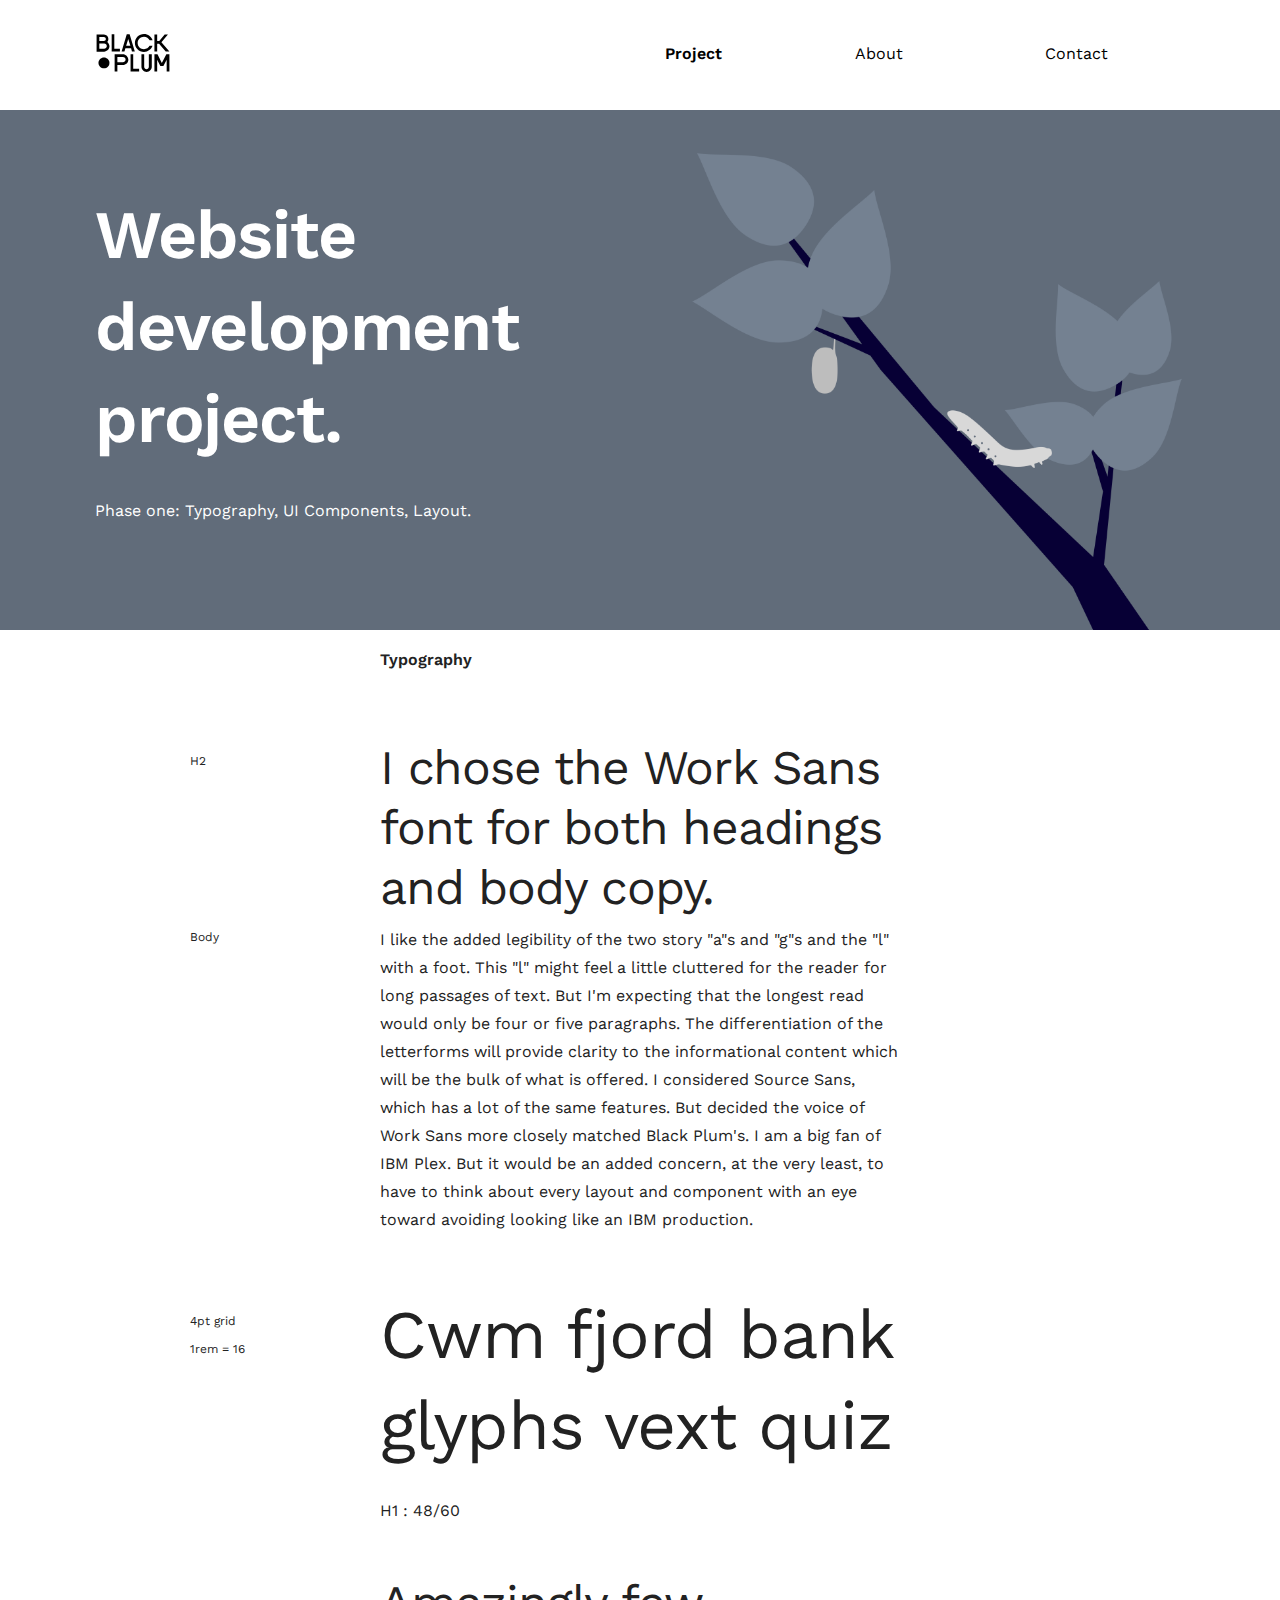
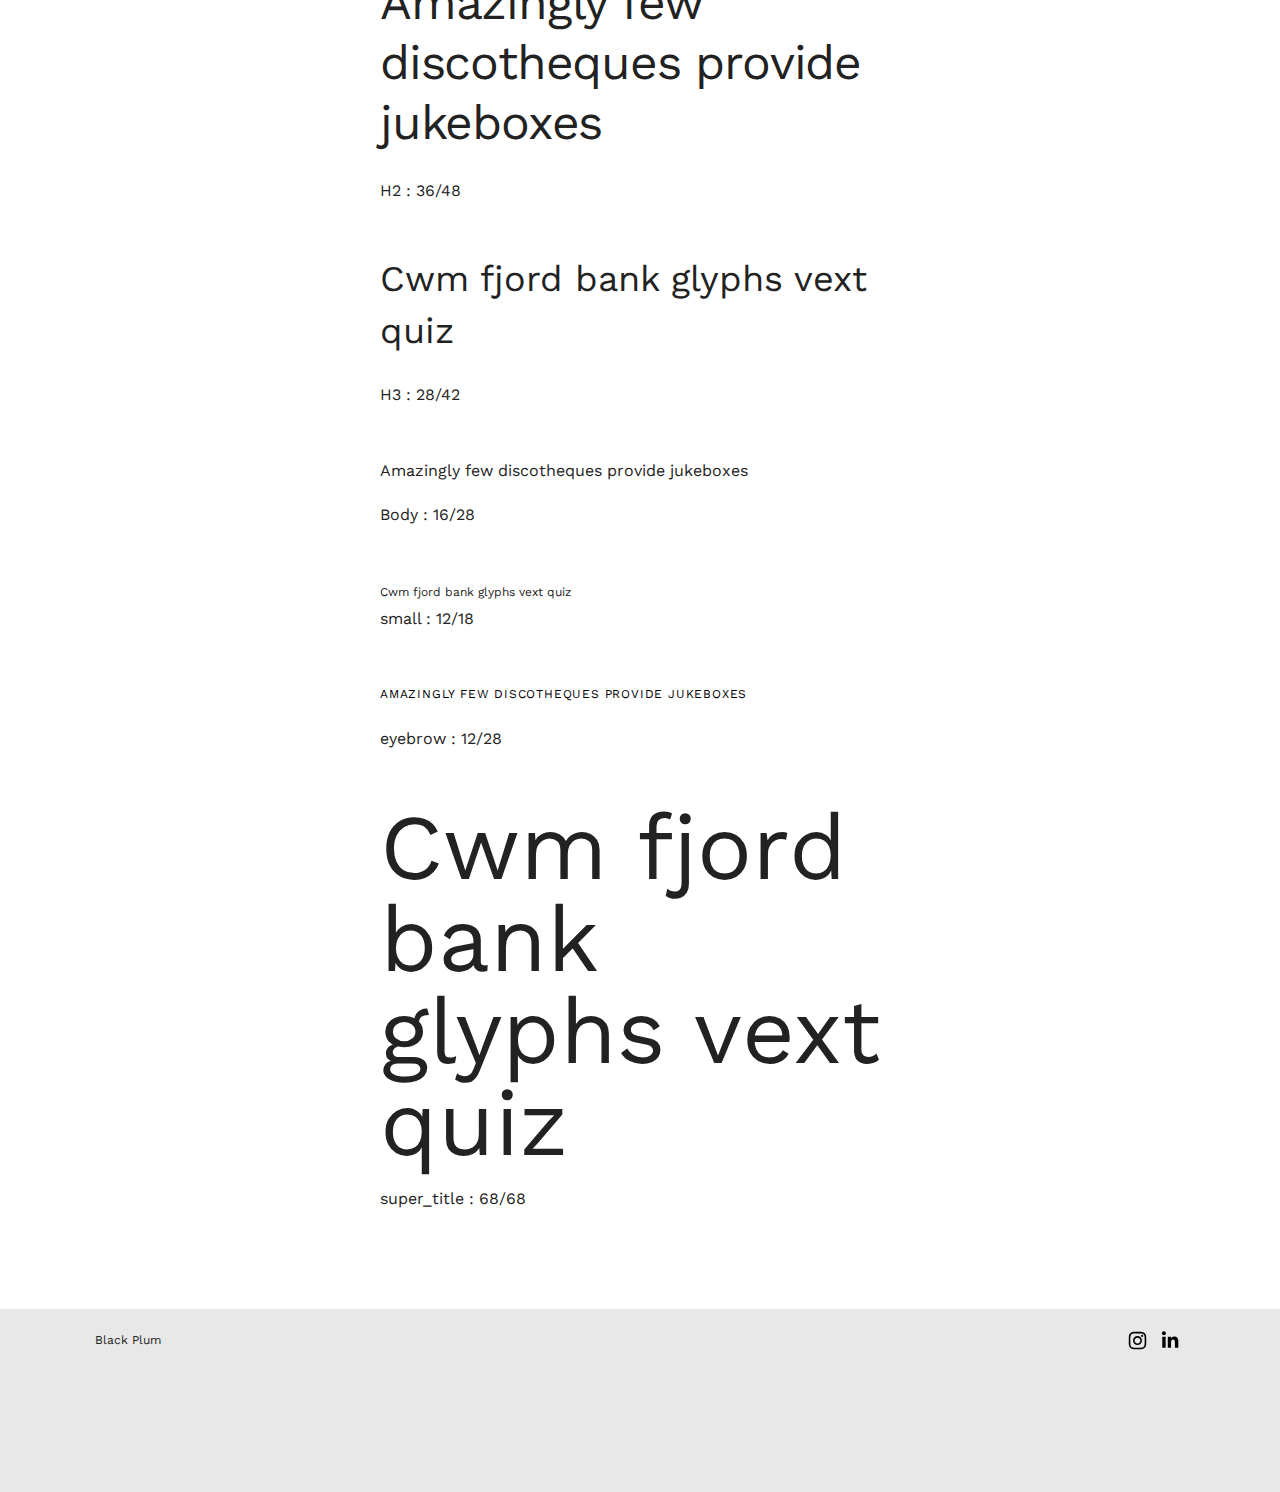
<file: project.html>
<!DOCTYPE html>
<html lang="en">
<head>

  <!-- Basic Page Needs
  –––––––––––––––––––––––––––––––––––––––––––––––––– -->
  <meta charset="utf-8">
  <title>Black Plum</title>
  <meta name="description" content="Black Plum Scarves">
  <meta name="author" content="Trent Williams">

  <!-- Mobile Specific Metas
  –––––––––––––––––––––––––––––––––––––––––––––––––– -->
  <meta name="viewport" content="width=device-width, initial-scale=1">

  <!-- CSS
  –––––––––––––––––––––––––––––––––––––––––––––––––– -->
  <link rel="stylesheet" href="css/normalize.css">
  <link rel="stylesheet" href="css/bootstrap-grid.css">
  <link rel="stylesheet" type="text/css" href="css/blackplum.css"/>

  <!-- Favicon
  –––––––––––––––––––––––––––––––––––––––––––––––––– -->
  <link rel="icon" type="image/png" href="images/favicon.png">

  <!-- Javascript
  –––––––––––––––––––––––––––––––––––––––––––––––––– -->
  <script src="js/blackplum.js"></script>

</head>
<body>

  <!-- Topnav
  –––––––––––––––––––––––––––––––––––––––––––––––––– -->
  <div id="mySidenav" class="sidenav">
    <a href="javascript:void(0)" class="closebtn" onclick="closeNav()" aria-label="Close Menu">&times;</a>
    <h5>
    <a href="project.html"><strong>Project</strong></a>
    <a href="about.html">About</a>
    <a href="contact.html">Contact</a>
    </h5>
  </div>

<div class="container">
    <div class="row">
      <div class="col-6 logo">
        <a href="index.html"><img src="images/BlackPlum_logo.svg" alt="Black Plum Logo"></a>
      </div>
      <div class="col-2 topnav">
        <a href="project.html"><strong>Project</strong></a>
      </div>
      <div class="col-2 topnav">
        <a href="about.html">About</a>
      </div>
        <div class="col-2 topnav">
        <a href="contact.html">Contact</a>
      </div>
      <div class="col hamburger">
        <span class="openbtn" onclick="openNav()" aria-label="Open Menu">&#9776;</span>
      </div>
    </div>
</div>
    <!-- Page Layout
    –––––––––––––––––––––––––––––––––––––––––––––––––– -->
<div class="container-fluid bgcolor">
  <div class="row">
    <div class="container">
    <div class="row" style="display: flex;
  align-items: center">
      <div class="col-lg-6 bgcolor pb-5 pt-4">
        <h1 class="kotype" style="margin-bottom: 0">
          <strong>Website development project.</strong>
      </h1>
      <p class="kotype" style="margin-bottom: 0; margin-top: 2em">
      Phase one: Typography, UI Components, Layout.
    </p>
      </div>
      <div class="col-lg-6 bgcolor">
        <img src="images/BP_Scarves_Moth.png" class="u-max-full-width" alt="Black Plum Scarves"  style="vertical-align:bottom">
      </div>
  </div>
</div>
</div>
</div>

<div class="container">
    <div class="row">
      <div class="col-lg-3"><p>
      </div>
      <div class="col-lg-6">
        <p  style="margin-top: 1em">
          <strong>
          Typography
        </strong>
      </p>
      </div>
      <div class="col-lg-3">
        <p>
      </div>
    </div>
    <div class="row pt-5">
      <div class="col-lg-1"><br>
      </div>
      <div class="col-lg-2">
        <p style="margin-bottom: 0; margin-top: .5em"><small>H2</small>
        </p>
      </div>

      <div class="col-lg-6">
      <h2 style="margin-bottom: 0; margin-top: 0 ">
        I chose the Work Sans font for both headings and body copy.</h2>
      </div>
      <div class="col-lg-3">
        <br>
      </div>
    </div>
    <div class="row pb-5">
      <div class="col-lg-1"><br>
      </div>
      <div class="col-lg-2">
        <p style="margin-bottom: 0; margin-top: .25em"><small>Body</small>
        </p>
      </div>

      <div class="col-lg-6 pb-2">
        <p style="margin-bottom: 0; margin-top: .5em">I like the added legibility of the two story "a"s and "g"s and the "l" with a foot. This "l" might feel a little cluttered for the reader for long passages of text. But I'm expecting that the longest read would only be four or five paragraphs. The differentiation of the letterforms will provide clarity to the informational content which will be the bulk of what is offered. I considered Source Sans, which has a lot of the same features. But decided the voice of Work Sans more closely matched Black Plum's. I am a big fan of IBM Plex. But it would be an added concern, at the very least, to have to think about every layout and component with an eye toward avoiding looking like an IBM production.
        </p>

      </div>
      <div class="col-lg-3">
        <br>
      </div>
    </div>
    <div class="row">
      <div class="col-lg-1"><p>
      </div>
      <div class="col-lg-2 pt-3">
        <p><small>4pt grid<br>1rem = 16</small>
        </p>
      </div>
      <div class="col-lg-6">
        <h1>Cwm fjord bank glyphs vext quiz</h1>
        <p class="mb-5">H1 : 48/60</p>
        <h2>Amazingly few discotheques provide jukeboxes</h2>
        <p class="mb-5">H2 : 36/48</p>
        <h3>Cwm fjord bank glyphs vext quiz</h3>
        <p class="mb-5">H3 : 28/42</p>
        <p>Amazingly few discotheques provide jukeboxes</p>
        <p class="mb-5">Body : 16/28</p>
        <small class="mb-0 mt-0 pb-0 pt-0">Cwm fjord bank glyphs vext quiz</small>
        <p class="mb-5">small : 12/18</p>
        <p class="eyebrow">Amazingly few discotheques provide jukeboxes</p>
        <p class="mb-5">eyebrow : 12/28</p>
        <p class="super_title">Cwm fjord bank glyphs vext quiz</p>
        <p class="mb-5 pb-5">super_title : 68/68</p>

      </div>
      <div class="col-lg-3"><p>
      </div>
    </div>






</div>

<!-- Footer
–––––––––––––––––––––––––––––––––––––––––––––––––– -->

<div class="container-fluid bg-foot" >
    <div class="row">
        <div class="container pt-3" style="padding-bottom:10%">
            <div class="row">
              <div class="col"><small>Black Plum</small>
              </div>
              <div class="col" style="text-align:right">
            <a href="https://www.instagram.com/black_plum_design" title="Instagram">
<?xml version="1.0" encoding="UTF-8" standalone="no"?>
  <svg xmlns="http://www.w3.org/2000/svg" x="0px" y="0px" width="25" height="25" viewBox="0 40 512 512">
  	<path
  		style="fill:#000000"
      d='M256 109.3c47.8 0 53.4 0.2 72.3 1 17.4 0.8 26.9 3.7 33.2 6.2 8.4 3.2 14.3 7.1 20.6 13.4 6.3 6.3 10.1 12.2 13.4 20.6 2.5 6.3 5.4 15.8 6.2 33.2 0.9 18.9 1 24.5 1 72.3s-0.2 53.4-1 72.3c-0.8 17.4-3.7 26.9-6.2 33.2 -3.2 8.4-7.1 14.3-13.4 20.6 -6.3 6.3-12.2 10.1-20.6 13.4 -6.3 2.5-15.8 5.4-33.2 6.2 -18.9 0.9-24.5 1-72.3 1s-53.4-0.2-72.3-1c-17.4-0.8-26.9-3.7-33.2-6.2 -8.4-3.2-14.3-7.1-20.6-13.4 -6.3-6.3-10.1-12.2-13.4-20.6 -2.5-6.3-5.4-15.8-6.2-33.2 -0.9-18.9-1-24.5-1-72.3s0.2-53.4 1-72.3c0.8-17.4 3.7-26.9 6.2-33.2 3.2-8.4 7.1-14.3 13.4-20.6 6.3-6.3 12.2-10.1 20.6-13.4 6.3-2.5 15.8-5.4 33.2-6.2C202.6 109.5 208.2 109.3 256 109.3M256 77.1c-48.6 0-54.7 0.2-73.8 1.1 -19 0.9-32.1 3.9-43.4 8.3 -11.8 4.6-21.7 10.7-31.7 20.6 -9.9 9.9-16.1 19.9-20.6 31.7 -4.4 11.4-7.4 24.4-8.3 43.4 -0.9 19.1-1.1 25.2-1.1 73.8 0 48.6 0.2 54.7 1.1 73.8 0.9 19 3.9 32.1 8.3 43.4 4.6 11.8 10.7 21.7 20.6 31.7 9.9 9.9 19.9 16.1 31.7 20.6 11.4 4.4 24.4 7.4 43.4 8.3 19.1 0.9 25.2 1.1 73.8 1.1s54.7-0.2 73.8-1.1c19-0.9 32.1-3.9 43.4-8.3 11.8-4.6 21.7-10.7 31.7-20.6 9.9-9.9 16.1-19.9 20.6-31.7 4.4-11.4 7.4-24.4 8.3-43.4 0.9-19.1 1.1-25.2 1.1-73.8s-0.2-54.7-1.1-73.8c-0.9-19-3.9-32.1-8.3-43.4 -4.6-11.8-10.7-21.7-20.6-31.7 -9.9-9.9-19.9-16.1-31.7-20.6 -11.4-4.4-24.4-7.4-43.4-8.3C310.7 77.3 304.6 77.1 256 77.1L256 77.1z'/>
      <path
        style="fill:#000000"
        d='M256 164.1c-50.7 0-91.9 41.1-91.9 91.9s41.1 91.9 91.9 91.9 91.9-41.1 91.9-91.9S306.7 164.1 256 164.1zM256 315.6c-32.9 0-59.6-26.7-59.6-59.6s26.7-59.6 59.6-59.6 59.6 26.7 59.6 59.6S288.9 315.6 256 315.6z'/>
        <circle
        style="fill:#000000"
        cx='351.5' cy='160.5' r='21.5'/>
</a>


<a href="http://www.linkedin.com/in/willmstrent" title="LinkedIn">
<?xml version="1.0" encoding="UTF-8" standalone="no"?>
<svg xmlns="http://www.w3.org/2000/svg" x="0px" y="0px" width="30" height="30" viewBox="0 0 512 512">
  <path
    style="fill:#000000" d='M186.4 142.4c0 19-15.3 34.5-34.2 34.5 -18.9 0-34.2-15.4-34.2-34.5 0-19 15.3-34.5 34.2-34.5C171.1 107.9 186.4 123.4 186.4 142.4zM181.4 201.3h-57.8V388.1h57.8V201.3zM273.8 201.3h-55.4V388.1h55.4c0 0 0-69.3 0-98 0-26.3 12.1-41.9 35.2-41.9 21.3 0 31.5 15 31.5 41.9 0 26.9 0 98 0 98h57.5c0 0 0-68.2 0-118.3 0-50-28.3-74.2-68-74.2 -39.6 0-56.3 30.9-56.3 30.9v-25.2H273.8z'/>
</a>
</div>
          </div>
        </div>
    </div>
</div>


<!-- End Document
  –––––––––––––––––––––––––––––––––––––––––––––––––– -->
</body>
</html>
</file>
<file: css/blackplum.css>
@import url('https://fonts.googleapis.com/css2?family=Work+Sans:ital,wght@0,400;0,600;0,700;1,400;1,600;1,700&display=swap');



/* Base Styles
–––––––––––––––––––––––––––––––––––––––––––––––––– */

:root {
  --main-link-color: #8E9EB3;
}

html {
font-size: 100%; }   /* 16px */
body {
  font-size: 1em;
  line-height: 1.75;
  font-weight: 400;
  font-family: 'Work Sans', sans-serif;
  color: #222; }

  blockquote {
    border-left: 6px solid var(--main-link-color);
      margin: 1.25rem 0 1.25rem 0;
      padding: 0 0 0 .75rem;
  }

  aside {
    background: #fff;
    border-left: 6px solid var(--main-link-color);
      margin: 2.25rem 0 1.25rem 0;
      padding: 0 0 0 .75rem;
  }

  .eyebrow {
      font-size: .75rem;
      line-height: 2.33;
      letter-spacing: .05rem;
      text-transform: uppercase;
      color : #000;
      margin-top: 0;
      margin-bottom: 1rem;

  }

  p:first-child{

  }

  p {margin-top:0;
    margin-bottom: 1rem;
  }

  .buttonlink {
    border: 1px solid var(--main-link-color);
    /* background: var(--main-link-color); */
    border-radius: .25rem;
    padding: .5em 1em .5em 1em;
    text-align: center;
    vertical-align: middle;
    width: auto;
    height: auto;
    display: inline-block;
  }

  .buttonlink a {
    color: #000;
    text-decoration: none;
  }

  .buttonlink:hover a{
    color: #fff;
    text-decoration: underline;
  }

  .buttonlink:hover {
    background-color: var(--main-link-color);
  }



/* Div background color */
  .bgcolor {
    background-color: #616c7a;
    }
  .bgcolor-lt {
    background-color: #7a889a;
    }

  .bg-foot {
    background-color: #e8e8e8;
  }

  .drop-shadow {
      -webkit-filter: drop-shadow(5px 5px 5px #c0c0c0);
      filter: drop-shadow(5px 5px 5px #c0c0c0);
    }


/* Typography
–––––––––––––––––––––––––––––––––––––––––––––––––– */
/* Perfect Fourth 1.333 scale rounded to human intelligible numbers divisible by 4 */

h1, h2, h3, h4, h5, h6 {
  margin-top: 0;
  margin-bottom: 1.5rem;
  font-weight: 400; }

.super_title { font-size: 4.25rem; line-height: 1;  letter-spacing: -.1rem;   margin-bottom: 1rem;}
h1 { font-size: 3rem; line-height: 1.25; letter-spacing: -.075rem; }
h2 { font-size: 2.25rem; line-height: 3rem; }
h3 { font-size: 1.75rem; line-height: 1.5; letter-spacing: 0rem; }
small, .text_small {font-size: 0.75em; line-height: 1.35; letter-spacing: 0rem;}



/* Larger than phablet*/
@media (min-width: 576px) {
  .super_title { font-size: 5.75rem; line-height: 1; font-weight: 400;letter-spacing: 0rem;}
  h1 { font-size: 4.25rem; line-height: 1.35; }
  h2 { font-size: 3rem; line-height: 1.25; letter-spacing: -.075rem;}
  h3 { font-size: 2.25rem; line-height: 3.25rem;}
  small, .text_small {font-size: 0.75em; line-height: 1.125; letter-spacing: 0rem;}
}


strong {
  font-weight: 600;
}

/* Knockout type */

.kotype {
  color: #fff;
}


/* Links
–––––––––––––––––––––––––––––––––––––––––––––––––– */
a {
  color: #000;
  text-decoration: none;
 }
a:hover {
  color: #666;
  text-decoration: underline;
}

a.bluerule {
   /* box-shadow:   0 2px 0 var(--main-link-color); */
   text-decoration-line: underline;
  text-decoration-style: solid;
  text-decoration-color: var(--main-link-color);
  text-decoration-thickness: .125em;
  text-underline-offset: .125em;
}

a.bluerule:hover {
  color: #B6CBE6;
  text-decoration-line: underline;
 text-decoration-style: solid;
 text-decoration-color: #B6CBE6;
 text-decoration-thickness: .125em;
 text-underline-offset: .125em;
}




/* Utilities
–––––––––––––––––––––––––––––––––––––––––––––––––– */
.u-full-width {
  width: 100%;
  box-sizing: border-box; }
.u-max-full-width {
  max-width: 100%;
  box-sizing: border-box; }
.u-max-half-width {
    max-width: 50%;
    box-sizing: border-box; }

.border-on {
    border : 1px solid;}


/* Topnav
___________________________________________________*/


.sidenav {
  height: 100%;
  width: 0;
  position: fixed;
  z-index: 1;
  top: 0;
  left: 0;
  background-color: #fff;
  overflow-x: hidden;
  transition: 0.25s;
  padding-top: 60px;

}

.sidenav a {
  padding: 0px 0px 8px 32px;
  text-decoration: none;
  color: #000;
  display: block;
  transition: 0.3s;

}

.sidenav a:hover{
  color: #f1f1f1;
}

.sidenav .closebtn {
  position: absolute;
  top: -4px;
  right: 15px;
  font-size: 2.25rem;
  font-weight: 400;
  margin-left: 50px;
}

.openbtn {
  font-size: 1.75rem;
  cursor: pointer;
}
.hamburger {
  text-align: right;
}
.topnav {
  display: none;
}

  @media screen and (max-height: 450px) {
    .sidenav {padding-top: 15px;}
    .sidenav a {font-size: 18px;}
  }

    .logo img {
      width: 56px;
      height: 28px;
    }

    .logo {
      margin-top: 3%;
      padding-bottom: 1%;
    }

    @media (min-width: 576px) {
      .logo img {
        margin-left: 0px;
        width: 76px;
        height: 38px;

      }
      .logo {
        margin-top: 3%;
        margin-bottom: 1.5%;

      }

      .hamburger {
        display: none;
      }

      .topnav {
        display: block;
        padding-top: 3.5%;
      }
    }
</file>
